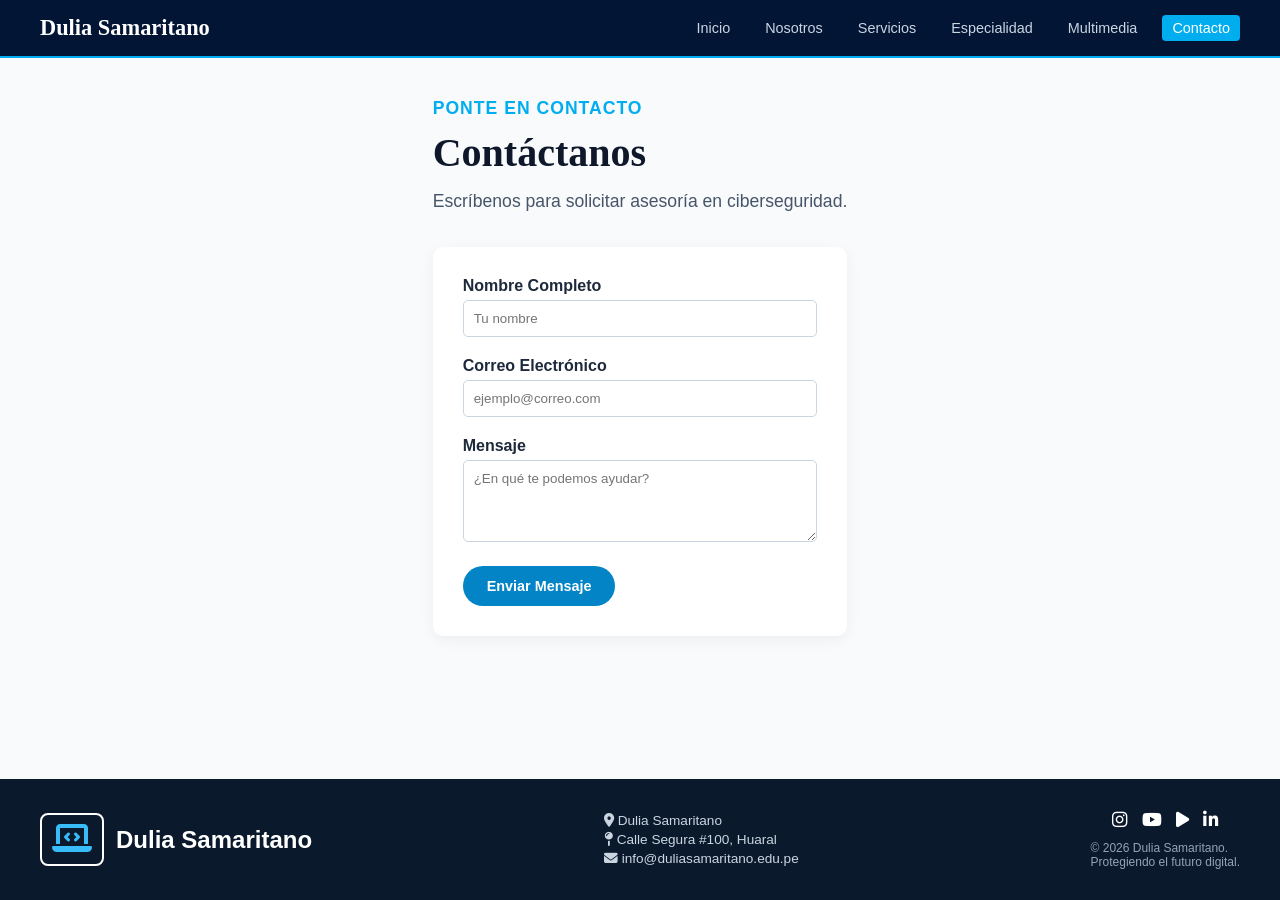
<file: contacto.html>
<!DOCTYPE html>
<html lang="es">
<head>
    <meta charset="UTF-8">
    <meta name="viewport" content="width=device-width, initial-scale=1.0">
    <title>Dulia Samaritano - Contacto</title>
    <link rel="stylesheet" href="https://cdnjs.cloudflare.com/ajax/libs/font-awesome/6.4.0/css/all.min.css">
    <link rel="stylesheet" href="style.css">
</head>
<body>

    <nav class="navbar">
        <div class="nav-container">
            <a href="index.html" class="nav-logo">Dulia Samaritano</a>
            <ul class="nav-menu">
                <li><a href="index.html">Inicio</a></li>
                <li><a href="nosotros.html">Nosotros</a></li>
                <li><a href="servicios.html">Servicios</a></li>
                <li><a href="especialidad.html">Especialidad</a></li>
                <li><a href="multimedia.html">Multimedia</a></li>
                <li><a href="contacto.html" class="active">Contacto</a></li>
            </ul>
        </div>
    </nav>

    <main class="container">
        <span class="section-tag">PONTE EN CONTACTO</span>
        <h2 class="section-title">Contáctanos</h2>
        <p class="section-description">Escríbenos para solicitar asesoría en ciberseguridad.</p>

        <form class="contact-form">
            <div class="form-group">
                <label for="nombre">Nombre Completo</label>
                <input type="text" id="nombre" placeholder="Tu nombre">
            </div>
            <div class="form-group">
                <label for="email">Correo Electrónico</label>
                <input type="email" id="email" placeholder="ejemplo@correo.com">
            </div>
            <div class="form-group">
                <label for="mensaje">Mensaje</label>
                <textarea id="mensaje" rows="4" placeholder="¿En qué te podemos ayudar?"></textarea>
            </div>
            <button type="submit" class="btn btn-primary" style="border:none; cursor:pointer;">Enviar Mensaje</button>
        </form>
    </main>

    <footer class="footer">
        <div class="footer-container">
            <div class="footer-brand">
                <div class="logo-icon"><i class="fa-solid fa-laptop-code"></i></div>
                <h2>Dulia Samaritano</h2>
            </div>
            <div class="footer-contact">
                <p><i class="fa-solid fa-location-dot"></i> Dulia Samaritano</p>
                <p><i class="fa-solid fa-map-pin"></i> Calle Segura #100, Huaral</p>
                <p><i class="fa-solid fa-envelope"></i> info@duliasamaritano.edu.pe</p>
            </div>
            <div class="footer-social-copy">
                <div class="social-icons">
                    <a href="#"><i class="fa-brands fa-instagram"></i></a>
                    <a href="#"><i class="fa-brands fa-youtube"></i></a>
                    <a href="#"><i class="fa-solid fa-play"></i></a>
                    <a href="#"><i class="fa-brands fa-linkedin-in"></i></a>
                </div>
                <p class="copyright">© 2026 Dulia Samaritano.<br>Protegiendo el futuro digital.</p>
            </div>
        </div>
    </footer>

</body>
</html>
</file>
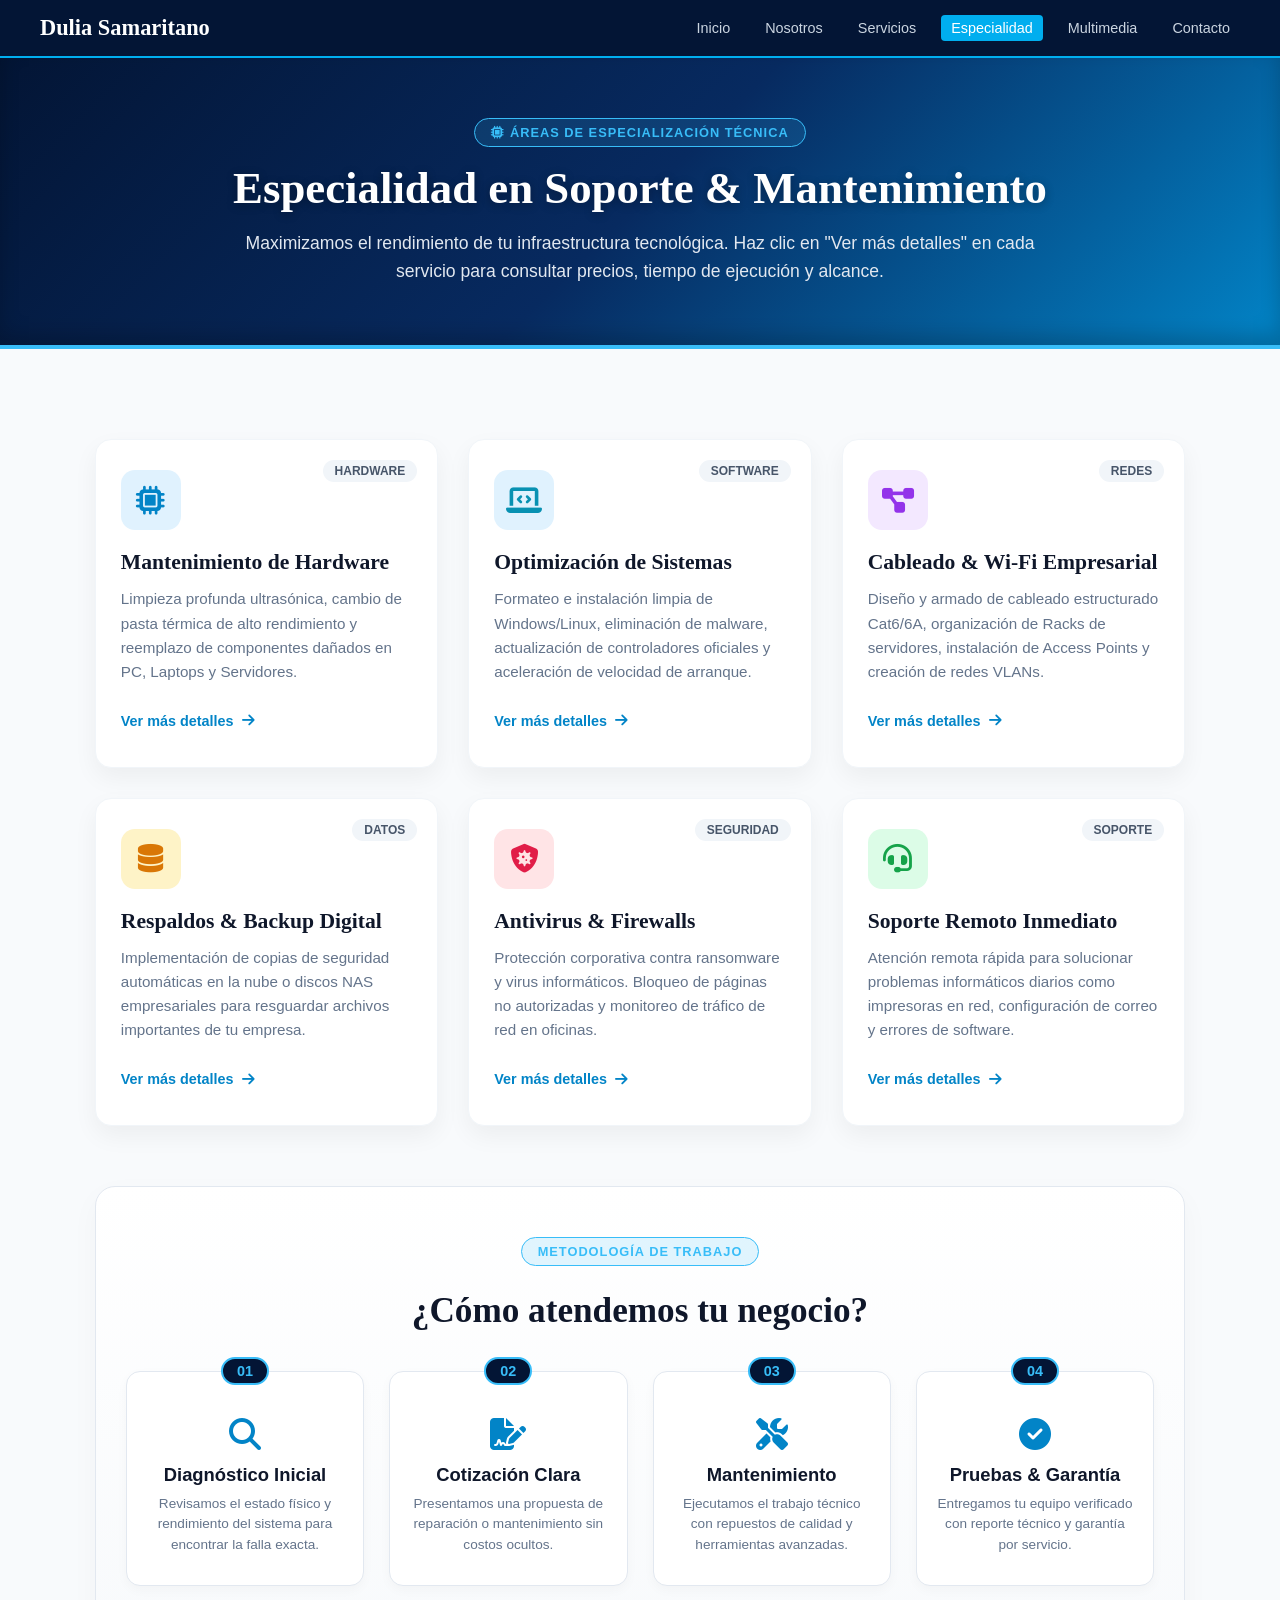
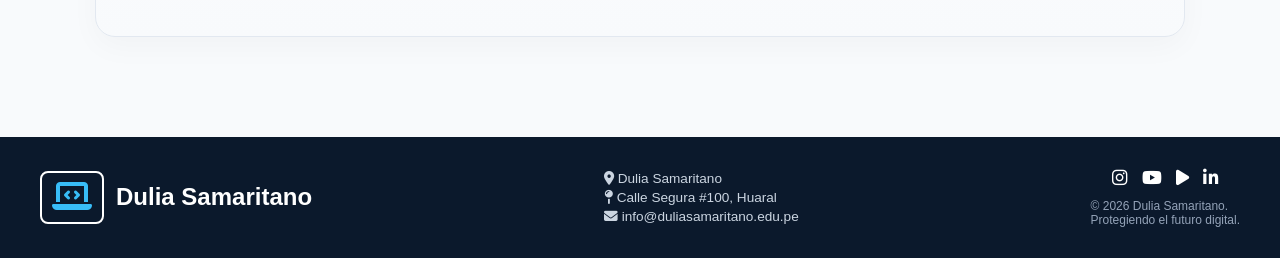
<file: especialidad.html>
<!DOCTYPE html>
<html lang="es">
<head>
    <meta charset="UTF-8">
    <meta name="viewport" content="width=device-width, initial-scale=1.0">
    <title>Dulia Samaritano - Especialidad</title>
    <!-- Iconos FontAwesome -->
    <link rel="stylesheet" href="https://cdnjs.cloudflare.com/ajax/libs/font-awesome/6.4.0/css/all.min.css">
    <!-- Hoja de Estilos -->
    <link rel="stylesheet" href="style.css">
</head>
<body>

    <!-- MENÚ DE NAVEGACIÓN -->
    <nav class="navbar">
        <div class="nav-container">
            <a href="index.html" class="nav-logo">Dulia Samaritano</a>
            <ul class="nav-menu">
                <li><a href="index.html">Inicio</a></li>
                <li><a href="nosotros.html">Nosotros</a></li>
                <li><a href="servicios.html">Servicios</a></li>
                <li><a href="especialidad.html" class="active">Especialidad</a></li>
                <li><a href="multimedia.html">Multimedia</a></li>
                <li><a href="contacto.html">Contacto</a></li>
            </ul>
        </div>
    </nav>

    <!-- BANNER DE ESPECIALIDAD -->
    <header class="spec-hero">
        <div class="spec-hero-content">
            <span class="badge-tag"><i class="fa-solid fa-microchip"></i> ÁREAS DE ESPECIALIZACIÓN TÉCNICA</span>
            <h1 class="spec-hero-title">Especialidad en Soporte & Mantenimiento</h1>
            <p class="spec-hero-desc">
                Maximizamos el rendimiento de tu infraestructura tecnológica. Haz clic en "Ver más detalles" en cada servicio para consultar precios, tiempo de ejecución y alcance.
            </p>
        </div>
    </header>

    <!-- CONTENIDO PRINCIPAL -->
    <main class="container">

        <!-- TARJETAS CON BOTONES INTERACTIVOS -->
        <section class="spec-grid">
            
            <!-- Card 1 -->
            <div class="spec-card card-glow-blue">
                <div class="spec-badge">Hardware</div>
                <div class="spec-icon-box">
                    <i class="fa-solid fa-microchip"></i>
                </div>
                <h3>Mantenimiento de Hardware</h3>
                <p>Limpieza profunda ultrasónica, cambio de pasta térmica de alto rendimiento y reemplazo de componentes dañados en PC, Laptops y Servidores.</p>
                <button class="btn-detail" onclick="openModal('m-hardware')">Ver más detalles <i class="fa-solid fa-arrow-right"></i></button>
            </div>

            <!-- Card 2 -->
            <div class="spec-card card-glow-cyan">
                <div class="spec-badge">Software</div>
                <div class="spec-icon-box">
                    <i class="fa-solid fa-laptop-code"></i>
                </div>
                <h3>Optimización de Sistemas</h3>
                <p>Formateo e instalación limpia de Windows/Linux, eliminación de malware, actualización de controladores oficiales y aceleración de velocidad de arranque.</p>
                <button class="btn-detail" onclick="openModal('m-software')">Ver más detalles <i class="fa-solid fa-arrow-right"></i></button>
            </div>

            <!-- Card 3 -->
            <div class="spec-card card-glow-purple">
                <div class="spec-badge">Redes</div>
                <div class="spec-icon-box">
                    <i class="fa-solid fa-diagram-project"></i>
                </div>
                <h3>Cableado & Wi-Fi Empresarial</h3>
                <p>Diseño y armado de cableado estructurado Cat6/6A, organización de Racks de servidores, instalación de Access Points y creación de redes VLANs.</p>
                <button class="btn-detail" onclick="openModal('m-redes')">Ver más detalles <i class="fa-solid fa-arrow-right"></i></button>
            </div>

            <!-- Card 4 -->
            <div class="spec-card card-glow-amber">
                <div class="spec-badge">Datos</div>
                <div class="spec-icon-box">
                    <i class="fa-solid fa-database"></i>
                </div>
                <h3>Respaldos & Backup Digital</h3>
                <p>Implementación de copias de seguridad automáticas en la nube o discos NAS empresariales para resguardar archivos importantes de tu empresa.</p>
                <button class="btn-detail" onclick="openModal('m-backup')">Ver más detalles <i class="fa-solid fa-arrow-right"></i></button>
            </div>

            <!-- Card 5 -->
            <div class="spec-card card-glow-red">
                <div class="spec-badge">Seguridad</div>
                <div class="spec-icon-box">
                    <i class="fa-solid fa-shield-virus"></i>
                </div>
                <h3>Antivirus & Firewalls</h3>
                <p>Protección corporativa contra ransomware y virus informáticos. Bloqueo de páginas no autorizadas y monitoreo de tráfico de red en oficinas.</p>
                <button class="btn-detail" onclick="openModal('m-seguridad')">Ver más detalles <i class="fa-solid fa-arrow-right"></i></button>
            </div>

            <!-- Card 6 -->
            <div class="spec-card card-glow-green">
                <div class="spec-badge">Soporte</div>
                <div class="spec-icon-box">
                    <i class="fa-solid fa-headset"></i>
                </div>
                <h3>Soporte Remoto Inmediato</h3>
                <p>Atención remota rápida para solucionar problemas informáticos diarios como impresoras en red, configuración de correo y errores de software.</p>
                <button class="btn-detail" onclick="openModal('m-soporte')">Ver más detalles <i class="fa-solid fa-arrow-right"></i></button>
            </div>

        </section>

        <!-- METODOLOGÍA DE TRABAJO -->
        <section class="process-section">
            <div class="process-header">
                <span class="badge-tag">METODOLOGÍA DE TRABAJO</span>
                <h2 class="process-title">¿Cómo atendemos tu negocio?</h2>
            </div>
            
            <div class="process-steps">
                <div class="step-card">
                    <div class="step-number">01</div>
                    <div class="step-icon"><i class="fa-solid fa-magnifying-glass"></i></div>
                    <h4>Diagnóstico Inicial</h4>
                    <p>Revisamos el estado físico y rendimiento del sistema para encontrar la falla exacta.</p>
                </div>
                <div class="step-card">
                    <div class="step-number">02</div>
                    <div class="step-icon"><i class="fa-solid fa-file-signature"></i></div>
                    <h4>Cotización Clara</h4>
                    <p>Presentamos una propuesta de reparación o mantenimiento sin costos ocultos.</p>
                </div>
                <div class="step-card">
                    <div class="step-number">03</div>
                    <div class="step-icon"><i class="fa-solid fa-screwdriver-wrench"></i></div>
                    <h4>Mantenimiento</h4>
                    <p>Ejecutamos el trabajo técnico con repuestos de calidad y herramientas avanzadas.</p>
                </div>
                <div class="step-card">
                    <div class="step-number">04</div>
                    <div class="step-icon"><i class="fa-solid fa-circle-check"></i></div>
                    <h4>Pruebas & Garantía</h4>
                    <p>Entregamos tu equipo verificado con reporte técnico y garantía por servicio.</p>
                </div>
            </div>
        </section>

    </main>

    <!-- VENTANA POPUP / MODAL PARA DETALLES -->
    <div id="modal-container" class="modal-overlay">
        <div class="modal-box">
            <button class="modal-close" onclick="closeModal()">&times;</button>
            <div id="modal-content"></div>
        </div>
    </div>

    <!-- PIE DE PÁGINA / FOOTER -->
    <footer class="footer">
        <div class="footer-container">
            <div class="footer-brand">
                <div class="logo-icon"><i class="fa-solid fa-laptop-code"></i></div>
                <h2>Dulia Samaritano</h2>
            </div>
            <div class="footer-contact">
                <p><i class="fa-solid fa-location-dot"></i> Dulia Samaritano</p>
                <p><i class="fa-solid fa-map-pin"></i> Calle Segura #100, Huaral</p>
                <p><i class="fa-solid fa-envelope"></i> info@duliasamaritano.edu.pe</p>
            </div>
            <div class="footer-social-copy">
                <div class="social-icons">
                    <a href="#"><i class="fa-brands fa-instagram"></i></a>
                    <a href="#"><i class="fa-brands fa-youtube"></i></a>
                    <a href="#"><i class="fa-solid fa-play"></i></a>
                    <a href="#"><i class="fa-brands fa-linkedin-in"></i></a>
                </div>
                <p class="copyright">© 2026 Dulia Samaritano.<br>Protegiendo el futuro digital.</p>
            </div>
        </div>
    </footer>

    <!-- SCRIPT JAVASCRIPT PARA INTERACCIÓN -->
    <script>
        const detailsData = {
            'm-hardware': {
                title: 'Mantenimiento de Hardware',
                icon: 'fa-microchip',
                desc: 'Servicio técnico especializado para preservar la vida útil de tus equipos informáticos y evitar fallas críticas por recalentamiento.',
                features: [
                    'Limpieza profunda interna y soplado de polvo.',
                    'Cambio de pasta térmica de alta conductividad.',
                    'Revisión y prueba de fuentes de poder, discos y memoria RAM.',
                    'Reparación de bisagras y cambio de pantallas de laptop.'
                ],
                time: '2 a 4 horas por equipo',
                warranty: '3 meses de garantía técnica'
            },
            'm-software': {
                title: 'Optimización de Sistemas Lógicos',
                icon: 'fa-laptop-code',
                desc: 'Aceleramos tus computadoras lento formateando de manera limpia o desinstalando programas pesados e innecesarios.',
                features: [
                    'Instalación de Windows 10/11 o Linux Licenciado.',
                    'Limpieza completa de virus, spyware y troyanos.',
                    'Instalación de utilitarios (Office, PDF, compresión).',
                    'Aceleración de inicio y actualización de controladores.'
                ],
                time: '1 a 3 horas por equipo',
                warranty: 'Soporte continuo de 30 días'
            },
            'm-redes': {
                title: 'Cableado Estructurado & Wi-Fi',
                icon: 'fa-diagram-project',
                desc: 'Mejoramos la velocidad de internet de tu negocio organizando los cables y configurando puntos de acceso inalámbricos.',
                features: [
                    'Cableado Cat6 y Cat6A con conectores RJ45 apantallados.',
                    'Organización, peinado y etiquetado en Racks de red.',
                    'Configuración de Routers Mikrotik / Cisco y VLANs.',
                    'Eliminación de zonas muertas de Wi-Fi con Access Points.'
                ],
                time: 'Según el tamaño del local/oficina',
                warranty: '6 meses de garantía en instalación'
            },
            'm-backup': {
                title: 'Respaldos & Copias de Seguridad',
                icon: 'fa-database',
                desc: 'Protegemos la información contable, facturas e historial de tu negocio frente a perdidas o ataques de ransomware.',
                features: [
                    'Sincronización automática de carpetas clave a la nube.',
                    'Configuración de servidor NAS de respaldo local.',
                    'Recuperación de datos de discos formateados o dañados.',
                    'Encriptación de seguridad para datos confidenciales.'
                ],
                time: 'Configuración inicial en 24 horas',
                warranty: 'Monitoreo diario de backups'
            },
            'm-seguridad': {
                title: 'Antivirus Corporativo & Firewalls',
                icon: 'fa-shield-virus',
                desc: 'Blindamos las computadoras de tu empresa para prevenir robos de contraseñas e intrusiones externas.',
                features: [
                    'Antivirus centralizado empresarial con consola de mando.',
                    'Bloqueo de sitios web peligrosos o redes sociales en hora de trabajo.',
                    'Configuración de Firewall de red para protección perimetral.',
                    'Análisis semanal de amenazas en tiempo real.'
                ],
                time: 'Instalación en 1 día hábil',
                warranty: 'Licencia activa con soporte'
            },
            'm-soporte': {
                title: 'Soporte Técnico Remoto 24/7',
                icon: 'fa-headset',
                desc: 'Solucionamos tus problemas técnicos sin necesidad de mover el equipo de tu escritorio.',
                features: [
                    'Asistencia rápida a través de AnyDesk o TeamViewer.',
                    'Configuración de impresoras y escáneres compartidos.',
                    'Asistencia en correo corporativo Outlook / Gmail.',
                    'Resolución de errores de programas de facturación o ventas.'
                ],
                time: 'Atención inmediata en menos de 15 minutos',
                warranty: 'Atención personalizada'
            }
        };

        function openModal(key) {
            const data = detailsData[key];
            if(!data) return;

            let listHTML = '';
            data.features.forEach(f => {
                listHTML += `<li><i class="fa-solid fa-check-circle"></i> ${f}</li>`;
            });

            const content = `
                <div class="modal-header">
                    <i class="fa-solid ${data.icon} modal-icon"></i>
                    <h2>${data.title}</h2>
                </div>
                <p class="modal-desc">${data.desc}</p>
                <div class="modal-details">
                    <h4><i class="fa-solid fa-list-check"></i> ¿Qué incluye el servicio?</h4>
                    <ul class="modal-list">${listHTML}</ul>
                    <div class="modal-info-pills">
                        <span><i class="fa-solid fa-clock"></i> <strong>Tiempo est.:</strong> ${data.time}</span>
                        <span><i class="fa-solid fa-shield"></i> <strong>Garantía:</strong> ${data.warranty}</span>
                    </div>
                </div>
                <a href="contacto.html" class="btn btn-primary modal-btn">Solicitar este servicio <i class="fa-solid fa-paper-plane"></i></a>
            `;

            document.getElementById('modal-content').innerHTML = content;
            document.getElementById('modal-container').classList.add('active');
        }

        function closeModal() {
            document.getElementById('modal-container').classList.remove('active');
        }

        // Cerrar al hacer clic fuera de la caja
        window.onclick = function(event) {
            const modal = document.getElementById('modal-container');
            if (event.target === modal) {
                closeModal();
            }
        }
    </script>

</body>
</html>
</file>
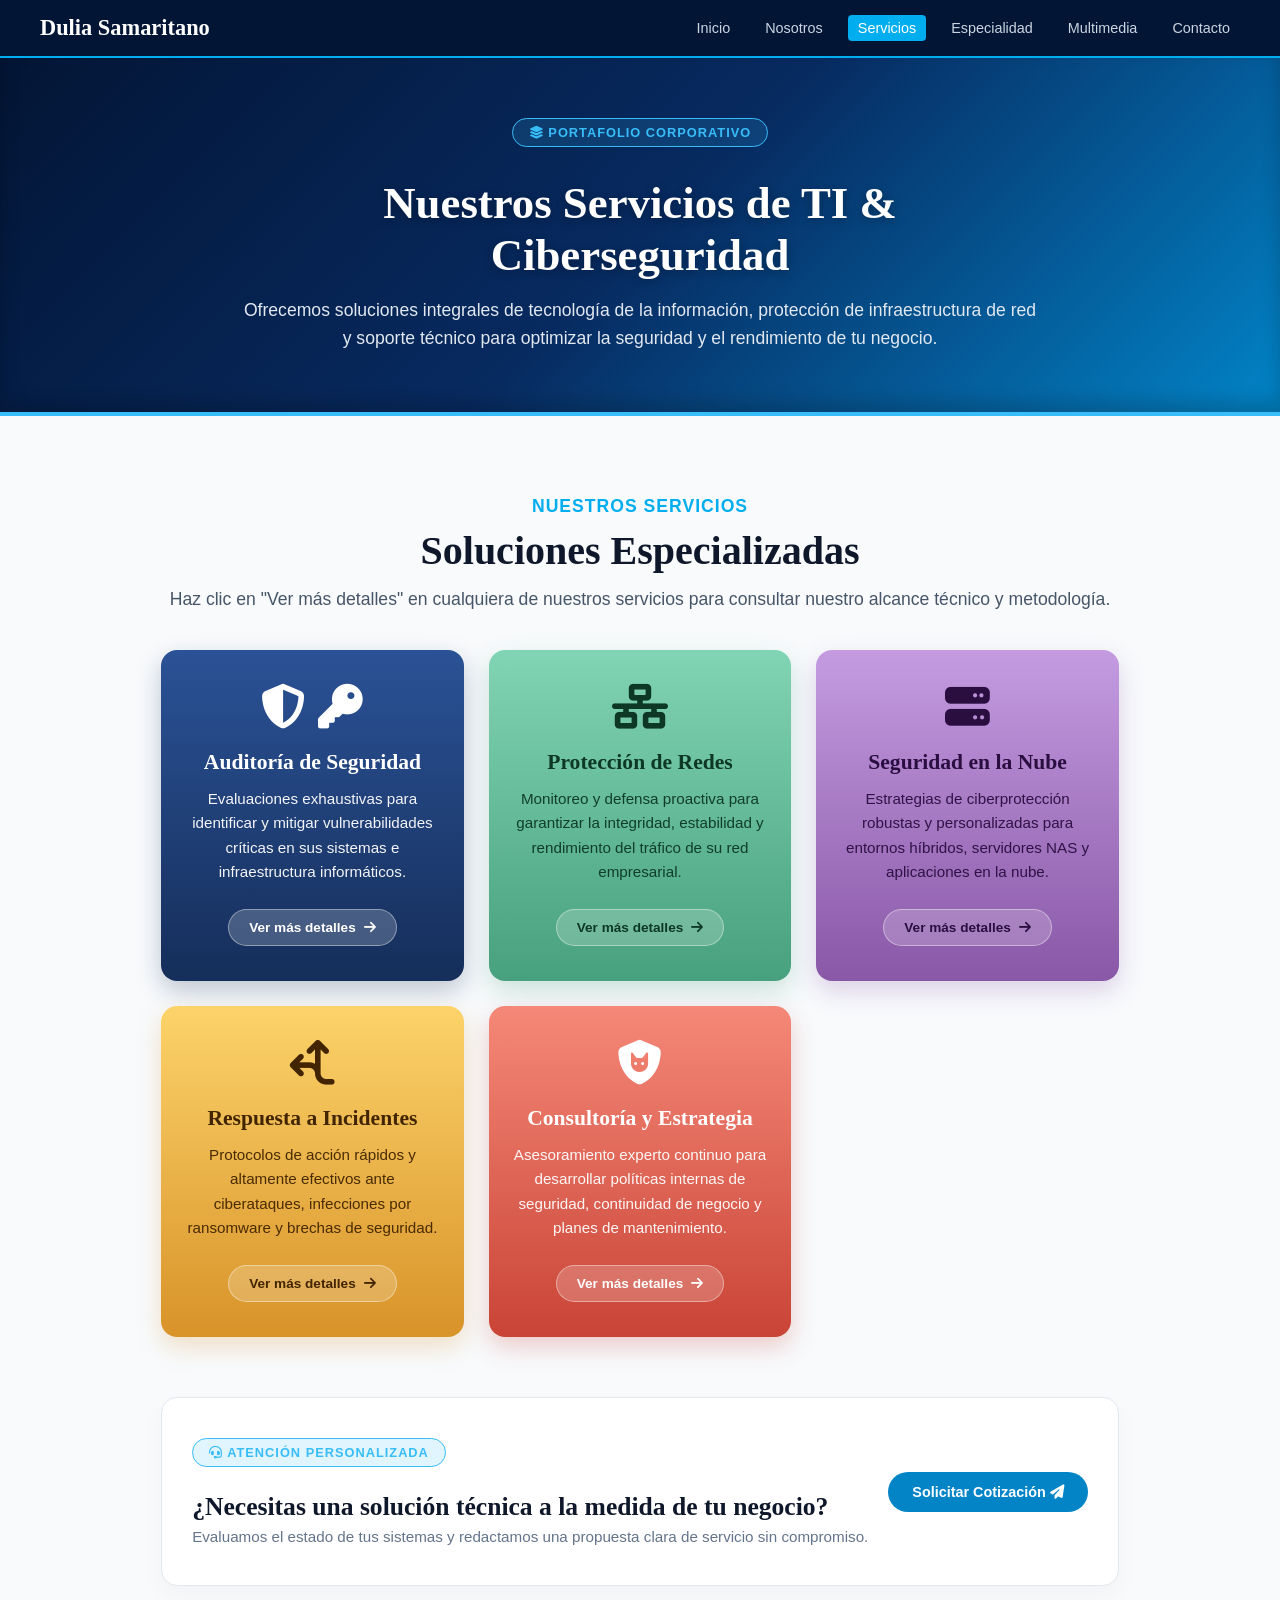
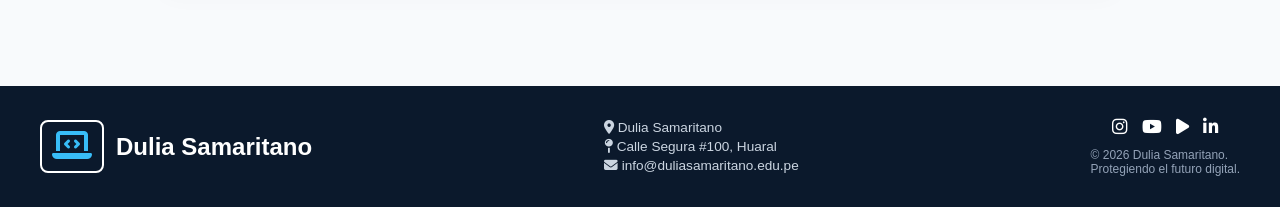
<file: servicios.html>
<!DOCTYPE html>
<html lang="es">
<head>
    <meta charset="UTF-8">
    <meta name="viewport" content="width=device-width, initial-scale=1.0">
    <title>Dulia Samaritano - Servicios</title>
    <!-- Iconos FontAwesome -->
    <link rel="stylesheet" href="https://cdnjs.cloudflare.com/ajax/libs/font-awesome/6.4.0/css/all.min.css">
    <!-- Hoja de Estilos -->
    <link rel="stylesheet" href="style.css">
</head>
<body>

    <!-- MENÚ DE NAVEGACIÓN -->
    <nav class="navbar">
        <div class="nav-container">
            <a href="index.html" class="nav-logo">Dulia Samaritano</a>
            <ul class="nav-menu">
                <li><a href="index.html">Inicio</a></li>
                <li><a href="nosotros.html">Nosotros</a></li>
                <li><a href="servicios.html" class="active">Servicios</a></li>
                <li><a href="especialidad.html">Especialidad</a></li>
                <li><a href="multimedia.html">Multimedia</a></li>
                <li><a href="contacto.html">Contacto</a></li>
            </ul>
        </div>
    </nav>

    <!-- BANNER HERO SUPERIOR DE SERVICIOS -->
    <header class="services-hero">
        <div class="services-hero-content">
            <span class="badge-tag"><i class="fa-solid fa-layer-group"></i> PORTAFOLIO CORPORATIVO</span>
            <h1 class="services-hero-title">Nuestros Servicios de TI & Ciberseguridad</h1>
            <p class="services-hero-desc">
                Ofrecemos soluciones integrales de tecnología de la información, protección de infraestructura de red y soporte técnico para optimizar la seguridad y el rendimiento de tu negocio.
            </p>
        </div>
    </header>

    <!-- CONTENIDO PRINCIPAL -->
    <main class="container">

        <!-- ENCABEZADO DE SECCIÓN -->
        <div class="services-header-text">
            <span class="section-tag">NUESTROS SERVICIOS</span>
            <h2 class="section-title">Soluciones Especializadas</h2>
            <p class="section-description">
                Haz clic en "Ver más detalles" en cualquiera de nuestros servicios para consultar nuestro alcance técnico y metodología.
            </p>
        </div>

        <!-- TARJETAS DE SERVICIOS CON DISEÑO PREMIUM -->
        <div class="cards-grid">
            
            <!-- Card 1: Auditoría de Seguridad -->
            <div class="card card-blue">
                <div class="card-icon-box">
                    <i class="fa-solid fa-shield-halved"></i>
                    <i class="fa-solid fa-key"></i>
                </div>
                <h3>Auditoría de Seguridad</h3>
                <p>Evaluaciones exhaustivas para identificar y mitigar vulnerabilidades críticas en sus sistemas e infraestructura informáticos.</p>
                <button class="btn-service-detail" onclick="openServiceModal('s-auditoria')">Ver más detalles <i class="fa-solid fa-arrow-right"></i></button>
            </div>

            <!-- Card 2: Protección de Redes -->
            <div class="card card-green">
                <div class="card-icon-box">
                    <i class="fa-solid fa-network-wired"></i>
                </div>
                <h3>Protección de Redes</h3>
                <p>Monitoreo y defensa proactiva para garantizar la integridad, estabilidad y rendimiento del tráfico de su red empresarial.</p>
                <button class="btn-service-detail" onclick="openServiceModal('s-redes')">Ver más detalles <i class="fa-solid fa-arrow-right"></i></button>
            </div>

            <!-- Card 3: Seguridad en la Nube -->
            <div class="card card-purple">
                <div class="card-icon-box">
                    <i class="fa-solid fa-server"></i>
                </div>
                <h3>Seguridad en la Nube</h3>
                <p>Estrategias de ciberprotección robustas y personalizadas para entornos híbridos, servidores NAS y aplicaciones en la nube.</p>
                <button class="btn-service-detail" onclick="openServiceModal('s-nube')">Ver más detalles <i class="fa-solid fa-arrow-right"></i></button>
            </div>

            <!-- Card 4: Respuesta a Incidentes -->
            <div class="card card-amber">
                <div class="card-icon-box">
                    <i class="fa-solid fa-arrows-split-up-and-left"></i>
                </div>
                <h3>Respuesta a Incidentes</h3>
                <p>Protocolos de acción rápidos y altamente efectivos ante ciberataques, infecciones por ransomware y brechas de seguridad.</p>
                <button class="btn-service-detail" onclick="openServiceModal('s-incidentes')">Ver más detalles <i class="fa-solid fa-arrow-right"></i></button>
            </div>

            <!-- Card 5: Consultoría y Estrategia -->
            <div class="card card-red">
                <div class="card-icon-box">
                    <i class="fa-solid fa-shield-cat"></i>
                </div>
                <h3>Consultoría y Estrategia</h3>
                <p>Asesoramiento experto continuo para desarrollar políticas internas de seguridad, continuidad de negocio y planes de mantenimiento.</p>
                <button class="btn-service-detail" onclick="openServiceModal('s-consultoria')">Ver más detalles <i class="fa-solid fa-arrow-right"></i></button>
            </div>

        </div>

        <!-- SECCIÓN DE ATENCIÓN DIRECTA Y COTIZACIÓN -->
        <section class="services-cta-box">
            <div class="cta-content">
                <span class="badge-tag"><i class="fa-solid fa-headset"></i> ATENCIÓN PERSONALIZADA</span>
                <h3>¿Necesitas una solución técnica a la medida de tu negocio?</h3>
                <p>Evaluamos el estado de tus sistemas y redactamos una propuesta clara de servicio sin compromiso.</p>
            </div>
            <a href="contacto.html" class="btn btn-primary cta-btn">Solicitar Cotización <i class="fa-solid fa-paper-plane"></i></a>
        </section>

    </main>

    <!-- VENTANA POPUP / MODAL PARA DETALLES DE SERVICIOS -->
    <div id="service-modal-container" class="modal-overlay">
        <div class="modal-box">
            <button class="modal-close" onclick="closeServiceModal()">&times;</button>
            <div id="service-modal-content"></div>
        </div>
    </div>

    <!-- PIE DE PÁGINA / FOOTER -->
    <footer class="footer">
        <div class="footer-container">
            <div class="footer-brand">
                <div class="logo-icon"><i class="fa-solid fa-laptop-code"></i></div>
                <h2>Dulia Samaritano</h2>
            </div>
            <div class="footer-contact">
                <p><i class="fa-solid fa-location-dot"></i> Dulia Samaritano</p>
                <p><i class="fa-solid fa-map-pin"></i> Calle Segura #100, Huaral</p>
                <p><i class="fa-solid fa-envelope"></i> info@duliasamaritano.edu.pe</p>
            </div>
            <div class="footer-social-copy">
                <div class="social-icons">
                    <a href="#"><i class="fa-brands fa-instagram"></i></a>
                    <a href="#"><i class="fa-brands fa-youtube"></i></a>
                    <a href="#"><i class="fa-solid fa-play"></i></a>
                    <a href="#"><i class="fa-brands fa-linkedin-in"></i></a>
                </div>
                <p class="copyright">© 2026 Dulia Samaritano.<br>Protegiendo el futuro digital.</p>
            </div>
        </div>
    </footer>

    <!-- SCRIPT DE INTERACCIÓN -->
    <script>
        const servicesData = {
            's-auditoria': {
                title: 'Auditoría de Seguridad',
                icon: 'fa-shield-halved',
                desc: 'Realizamos un diagnóstico exhaustivo de tus sistemas informáticos para detectar puntos vulnerables antes de que puedan ser explotados.',
                points: [
                    'Escaneo de vulnerabilidades en servidores y estaciones de trabajo.',
                    'Análisis de puertos de red abiertos y accesos no autorizados.',
                    'Pruebas de solidez en contraseñas y permisos de usuarios.',
                    'Informe técnico detallado con recomendaciones de corrección.'
                ]
            },
            's-redes': {
                title: 'Protección de Redes Empresariales',
                icon: 'fa-network-wired',
                desc: 'Aseguramos que el flujo de datos e internet en tus oficinas sea veloz, estable y protegido contra filtraciones.',
                points: [
                    'Configuración de Firewalls perimetrales de seguridad.',
                    'Segmentación de redes Wi-Fi (Red Administrativa vs Red Clientes).',
                    'Bloqueo de contenidos maliciosos o no laborales.',
                    'Monitoreo de tráfico sospechoso en tiempo real.'
                ]
            },
            's-nube': {
                title: 'Seguridad en la Nube',
                icon: 'fa-server',
                desc: 'Protegemos tus archivos, carpetas compartidas y respaldos almacenados en la nube o servidores NAS.',
                points: [
                    'Encriptación de datos sensibles para evitar fugas de información.',
                    'Gestión de accesos seguros con autenticación de doble factor (2FA).',
                    'Sincronización automatizada de copias de respaldo.',
                    'Protección contra pérdida de datos por fallas físicas de discos.'
                ]
            },
            's-incidentes': {
                title: 'Respuesta a Incidentes',
                icon: 'fa-arrows-split-up-and-left',
                desc: 'Brindamos contención y recuperación rápida ante ciberataques, bloqueos de sistema o infecciones de virus.',
                points: [
                    'Aislamiento preventivo de equipos comprometidos.',
                    'Eliminación de agentes maliciosos y desinfección de discos.',
                    'Restauración de copias de seguridad de archivos clave.',
                    'Análisis forense inicial para determinar la causa del fallo.'
                ]
            },
            's-consultoria': {
                title: 'Consultoría y Estrategia',
                icon: 'fa-shield-cat',
                desc: 'Acompañamiento continuo a gerentes y administradores para diseñar planes de mantenimiento y seguridad acordes a su presupuesto.',
                points: [
                    'Diseño de políticas de uso adecuado de computadoras en la empresa.',
                    'Planes de contingencia y continuidad operativa del negocio.',
                    'Asesoría en la compra y renovación de equipos de cómputo.',
                    'Supervisión y control periódico de estándares de TI.'
                ]
            }
        };

        function openServiceModal(key) {
            const data = servicesData[key];
            if(!data) return;

            let pointsHTML = '';
            data.points.forEach(p => {
                pointsHTML += `<li><i class="fa-solid fa-circle-check"></i> ${p}</li>`;
            });

            const content = `
                <div class="modal-header">
                    <i class="fa-solid ${data.icon} modal-icon"></i>
                    <h2>${data.title}</h2>
                </div>
                <p class="modal-desc">${data.desc}</p>
                <div class="modal-details">
                    <h4><i class="fa-solid fa-list-check"></i> Alcance del Servicio:</h4>
                    <ul class="modal-list">${pointsHTML}</ul>
                </div>
                <a href="contacto.html" class="btn btn-primary modal-btn">Cotizar este Servicio <i class="fa-solid fa-paper-plane"></i></a>
            `;

            document.getElementById('service-modal-content').innerHTML = content;
            document.getElementById('service-modal-container').classList.add('active');
        }

        function closeServiceModal() {
            document.getElementById('service-modal-container').classList.remove('active');
        }

        window.onclick = function(event) {
            const modal = document.getElementById('service-modal-container');
            if (event.target === modal) {
                closeServiceModal();
            }
        }
    </script>

</body>
</html>
</file>
<file: style.css>
/* ESTILOS GENERALES Y NAVEGACIÓN */
* {
    margin: 0;
    padding: 0;
    box-sizing: border-box;
    font-family: 'Segoe UI', Tahoma, Geneva, Verdana, sans-serif;
}

body {
    background-color: #f8fafc;
    color: #1e293b;
    display: flex;
    flex-direction: column;
    min-height: 100vh;
}

/* NAVEGACIÓN / MENÚ */
.navbar {
    background-color: #031535;
    padding: 15px 20px;
    border-bottom: 2px solid #00aeef;
    position: sticky;
    top: 0;
    z-index: 1000;
}

.nav-container {
    max-width: 1200px;
    margin: 0 auto;
    display: flex;
    justify-content: space-between;
    align-items: center;
    flex-wrap: wrap;
}

.nav-logo {
    color: #ffffff;
    font-size: 1.4rem;
    font-weight: 700;
    text-decoration: none;
    font-family: Georgia, 'Times New Roman', serif;
}

.nav-menu {
    display: flex;
    list-style: none;
    gap: 15px;
    flex-wrap: wrap;
}

.nav-menu a {
    color: #cbd5e1;
    text-decoration: none;
    font-size: 0.9rem;
    font-weight: 500;
    padding: 5px 10px;
    border-radius: 4px;
    transition: all 0.3s;
}

.nav-menu a:hover, .nav-menu a.active {
    color: #ffffff;
    background-color: #00aeef;
}

/* HERO BANNER DE INICIO */
.hero-banner {
    background: linear-gradient(135deg, #031535 0%, #072a60 50%, #0a3d82 100%);
    color: #ffffff;
    padding: 50px 20px;
    border-bottom: 4px solid #00aeef;
}

.hero-content {
    max-width: 1200px;
    margin: 0 auto;
    display: flex;
    flex-direction: column;
    gap: 30px;
}

@media (min-width: 768px) {
    .hero-content {
        flex-direction: row;
        align-items: center;
        justify-content: space-between;
    }
}

.hero-text {
    flex: 1;
}

.sub-title {
    font-size: 0.85rem;
    font-weight: 700;
    letter-spacing: 2px;
    color: #38bdf8;
    text-transform: uppercase;
}

.brand-title {
    font-family: Georgia, 'Times New Roman', serif;
    font-size: 3rem;
    line-height: 1.1;
    margin: 15px 0;
}

.hero-description {
    font-size: 1rem;
    line-height: 1.5;
    color: #cbd5e1;
    margin-bottom: 25px;
}

.hero-buttons {
    display: flex;
    gap: 15px;
    flex-wrap: wrap;
}

.btn {
    text-decoration: none;
    padding: 12px 24px;
    border-radius: 25px;
    font-size: 0.9rem;
    font-weight: 600;
    transition: all 0.3s;
}

.btn-primary {
    background-color: #0284c7;
    color: #ffffff;
}

.btn-primary:hover {
    background-color: #0369a1;
}

.btn-outline {
    border: 1.5px solid #64748b;
    color: #ffffff;
    background: rgba(255, 255, 255, 0.05);
}

.btn-outline:hover {
    border-color: #ffffff;
    background: rgba(255, 255, 255, 0.2);
}

.hero-image {
    flex: 1;
    max-width: 500px;
    width: 100%;
}

.hero-image img {
    width: 100%;
    height: 280px;
    object-fit: cover;
    border-radius: 8px;
    box-shadow: 0 10px 25px rgba(0, 0, 0, 0.5);
}

/* SECCIÓN CONTENEDOR COMÚN */
.container {
    max-width: 1200px;
    margin: 40px auto;
    padding: 0 20px;
    flex: 1;
}

.section-tag {
    color: #00aeef;
    font-weight: 800;
    font-size: 1.1rem;
    letter-spacing: 1px;
    display: block;
    margin-bottom: 10px;
    text-transform: uppercase;
}

.section-title {
    font-family: Georgia, 'Times New Roman', serif;
    font-size: 2.5rem;
    color: #0f172a;
    margin-bottom: 15px;
}

.section-description {
    font-size: 1.1rem;
    color: #475569;
    margin-bottom: 35px;
}

/* GRID Y TARJETAS DE SERVICIOS */
.cards-grid {
    display: grid;
    grid-template-columns: repeat(auto-fit, minmax(220px, 1fr));
    gap: 15px;
}

.card {
    border-radius: 12px;
    padding: 25px 15px;
    text-align: center;
    color: #ffffff;
    box-shadow: 0 4px 10px rgba(0, 0, 0, 0.1);
    display: flex;
    flex-direction: column;
    align-items: center;
    transition: transform 0.3s;
}

.card:hover {
    transform: translateY(-5px);
}

.card-icon {
    font-size: 2.5rem;
    margin-bottom: 15px;
    display: flex;
    gap: 8px;
}

.card h3 {
    font-size: 1.1rem;
    margin-bottom: 12px;
}

.card p {
    font-size: 0.85rem;
    line-height: 1.4;
}

/* COLORES DE TARJETAS (IGUAL A LA IMAGEN) */
.card-blue { background: linear-gradient(180deg, #3b6cb7 0%, #1e3c72 100%); border: 2px solid #5d8ad3; }
.card-green { background: linear-gradient(180deg, #a8e6cf 0%, #72c3a5 100%); color: #1a4332; border: 2px solid #b3f0d9; }
.card-purple { background: linear-gradient(180deg, #d6b4e8 0%, #a47bb9 100%); color: #381a4c; border: 2px solid #e2c6f3; }
.card-amber { background: linear-gradient(180deg, #fde28e 0%, #f3b552 100%); color: #4a3203; border: 2px solid #feeaad; }
.card-red { background: linear-gradient(180deg, #f8a599 0%, #e86a5d 100%); color: #58160f; border: 2px solid #fbbcb3; }

/* ESTILOS MULTIMEDIA */
.media-grid {
    display: grid;
    grid-template-columns: repeat(auto-fit, minmax(300px, 1fr));
    gap: 25px;
}

.media-card {
    background: #ffffff;
    border-radius: 10px;
    overflow: hidden;
    box-shadow: 0 4px 15px rgba(0,0,0,0.05);
}

.media-card video, .media-card img {
    width: 100%;
    height: 200px;
    object-fit: cover;
}

.media-info {
    padding: 15px;
}

/* FORMULARIO CONTACTO */
.contact-form {
    background: #ffffff;
    padding: 30px;
    border-radius: 10px;
    box-shadow: 0 4px 15px rgba(0,0,0,0.05);
    max-width: 600px;
}

.form-group {
    margin-bottom: 20px;
}

.form-group label {
    display: block;
    margin-bottom: 5px;
    font-weight: 600;
}

.form-group input, .form-group textarea {
    width: 100%;
    padding: 10px;
    border: 1px solid #cbd5e1;
    border-radius: 5px;
}

/* FOOTER */
.footer {
    background-color: #0b192c;
    color: #ffffff;
    padding: 30px 20px;
    margin-top: auto;
}

.footer-container {
    max-width: 1200px;
    margin: 0 auto;
    display: flex;
    flex-direction: column;
    gap: 20px;
    align-items: center;
    text-align: center;
}

@media (min-width: 768px) {
    .footer-container {
        flex-direction: row;
        justify-content: space-between;
        text-align: left;
    }
}

.footer-brand {
    display: flex;
    align-items: center;
    gap: 12px;
}

.logo-icon {
    font-size: 2rem;
    color: #38bdf8;
    border: 2px solid #ffffff;
    padding: 6px 10px;
    border-radius: 8px;
}

.footer-contact p {
    font-size: 0.85rem;
    color: #cbd5e1;
    margin: 4px 0;
}

.footer-social-copy {
    display: flex;
    flex-direction: column;
    align-items: center;
    gap: 10px;
}

.social-icons a {
    color: #ffffff;
    font-size: 1.1rem;
    margin: 0 5px;
}

.copyright {
    font-size: 0.75rem;
    color: #94a3b8;
}
/* AJUSTE Y TAMAÑO REDUCIDO DE IMAGEN EN NOSOTROS */
.history-image {
    flex: 1;
    display: flex;
    justify-content: center;
}

.history-image img {
    max-width: 380px;      /* Ancho máximo achicado */
    height: 240px;         /* Altura fija compacta */
    border-radius: 10px;
    object-fit: cover;
    box-shadow: 0 5px 15px rgba(0,0,0,0.1);
}
/* ===================================================
   NUEVOS ESTILOS VIBRANTES PARA ESPECIALIDAD
   =================================================== */

/* BANNER DE ESPECIALIDAD */
.spec-hero {
    background: linear-gradient(135deg, #031535 0%, #072a60 50%, #0284c7 100%);
    color: #ffffff;
    padding: 60px 20px;
    text-align: center;
    border-bottom: 4px solid #38bdf8;
    position: relative;
    box-shadow: inset 0 -10px 20px rgba(0, 0, 0, 0.2);
}

.spec-hero-content {
    max-width: 850px;
    margin: 0 auto;
}

.badge-tag {
    display: inline-block;
    background: rgba(56, 189, 248, 0.15);
    color: #38bdf8;
    border: 1px solid #38bdf8;
    padding: 6px 16px;
    border-radius: 20px;
    font-size: 0.8rem;
    font-weight: 700;
    letter-spacing: 1px;
    margin-bottom: 15px;
}

.spec-hero-title {
    font-family: Georgia, 'Times New Roman', serif;
    font-size: 2.8rem;
    margin-bottom: 15px;
    text-shadow: 0 2px 10px rgba(0,0,0,0.3);
}

.spec-hero-desc {
    font-size: 1.1rem;
    color: #e2e8f0;
    line-height: 1.6;
}

/* TARJETAS CON BRILLO Y ELEVACIÓN */
.spec-grid {
    display: grid;
    grid-template-columns: repeat(auto-fit, minmax(320px, 1fr));
    gap: 30px;
    margin: 50px 0;
}

.spec-card {
    background: #ffffff;
    border-radius: 16px;
    padding: 30px 25px;
    position: relative;
    box-shadow: 0 10px 25px rgba(0, 0, 0, 0.05);
    border: 1px solid #f1f5f9;
    transition: all 0.35s ease;
    display: flex;
    flex-direction: column;
}

.spec-card:hover {
    transform: translateY(-8px);
    box-shadow: 0 15px 35px rgba(2, 132, 199, 0.15);
}

/* BADGE FLOTANTE DE LA TARJETA */
.spec-badge {
    position: absolute;
    top: 20px;
    right: 20px;
    background: #f1f5f9;
    color: #475569;
    font-size: 0.75rem;
    font-weight: 700;
    padding: 4px 12px;
    border-radius: 12px;
    text-transform: uppercase;
}

/* ICONOS CON FONDOS DE COLOR */
.spec-icon-box {
    width: 60px;
    height: 60px;
    border-radius: 14px;
    display: flex;
    align-items: center;
    justify-content: center;
    font-size: 1.8rem;
    margin-bottom: 20px;
}

/* VARIACIONES DE COLORES DE TARJETAS */
.card-glow-blue .spec-icon-box { background: #e0f2fe; color: #0284c7; }
.card-glow-blue:hover { border-top: 4px solid #0284c7; }

.card-glow-cyan .spec-icon-box { background: #e0f2fe; color: #0891b2; }
.card-glow-cyan:hover { border-top: 4px solid #0891b2; }

.card-glow-purple .spec-icon-box { background: #f3e8ff; color: #9333ea; }
.card-glow-purple:hover { border-top: 4px solid #9333ea; }

.card-glow-amber .spec-icon-box { background: #fef3c7; color: #d97706; }
.card-glow-amber:hover { border-top: 4px solid #d97706; }

.card-glow-red .spec-icon-box { background: #ffe4e6; color: #e11d48; }
.card-glow-red:hover { border-top: 4px solid #e11d48; }

.card-glow-green .spec-icon-box { background: #dcfce7; color: #16a34a; }
.card-glow-green:hover { border-top: 4px solid #16a34a; }

.spec-card h3 {
    font-size: 1.35rem;
    color: #0f172a;
    margin-bottom: 12px;
    font-family: Georgia, 'Times New Roman', serif;
}

.spec-card p {
    font-size: 0.95rem;
    color: #64748b;
    line-height: 1.6;
    margin-bottom: 20px;
    flex: 1;
}

.card-footer-link {
    font-size: 0.85rem;
    font-weight: 700;
    color: #0284c7;
    display: flex;
    align-items: center;
    gap: 8px;
}

/* SECCIÓN PROCESO DE TRABAJO MEJORADA */
.process-section {
    background: linear-gradient(180deg, #ffffff 0%, #f8fafc 100%);
    border-radius: 20px;
    padding: 50px 30px;
    margin: 60px 0;
    border: 1px solid #e2e8f0;
    box-shadow: 0 10px 30px rgba(0,0,0,0.03);
}

.process-header {
    text-align: center;
    margin-bottom: 40px;
}

.process-title {
    font-size: 2.2rem;
    color: #0f172a;
    font-family: Georgia, 'Times New Roman', serif;
    margin-top: 10px;
}

.process-steps {
    display: grid;
    grid-template-columns: repeat(auto-fit, minmax(220px, 1fr));
    gap: 25px;
}

.step-card {
    background: #ffffff;
    padding: 30px 20px;
    border-radius: 14px;
    text-align: center;
    border: 1px solid #e2e8f0;
    position: relative;
    box-shadow: 0 4px 12px rgba(0,0,0,0.03);
    transition: transform 0.3s;
}

.step-card:hover {
    transform: translateY(-5px);
    border-color: #38bdf8;
}

.step-number {
    position: absolute;
    top: -15px;
    left: 50%;
    transform: translateX(-50%);
    background: #031535;
    color: #38bdf8;
    font-weight: 800;
    font-size: 0.9rem;
    padding: 4px 14px;
    border-radius: 20px;
    border: 2px solid #38bdf8;
}

.step-icon {
    font-size: 2rem;
    color: #0284c7;
    margin: 15px 0 10px 0;
}

.step-card h4 {
    font-size: 1.15rem;
    color: #0f172a;
    margin-bottom: 8px;
}

.step-card p {
    font-size: 0.85rem;
    color: #64748b;
    line-height: 1.5;
}
/* ===================================================
   ESTILOS PARA BOTÓN Y VENTANA EMERGENTE (MODAL)
   =================================================== */

/* BOTÓN VER MÁS DETALLES */
.btn-detail {
    background: transparent;
    border: none;
    color: #0284c7;
    font-size: 0.9rem;
    font-weight: 700;
    cursor: pointer;
    display: inline-flex;
    align-items: center;
    gap: 8px;
    padding: 8px 0;
    transition: color 0.3s, transform 0.2s;
    outline: none;
    text-align: left;
}

.btn-detail:hover {
    color: #0369a1;
    transform: translateX(5px);
}

/* FONDO DE LA VENTANA EMERGENTE */
.modal-overlay {
    position: fixed;
    top: 0;
    left: 0;
    width: 100%;
    height: 100%;
    background: rgba(3, 21, 53, 0.75);
    backdrop-filter: blur(4px);
    display: flex;
    justify-content: center;
    align-items: center;
    z-index: 2000;
    opacity: 0;
    visibility: hidden;
    transition: all 0.3s ease;
}

.modal-overlay.active {
    opacity: 1;
    visibility: visible;
}

/* CAJA DE LA VENTANA EMERGENTE */
.modal-box {
    background: #ffffff;
    width: 90%;
    max-width: 550px;
    border-radius: 16px;
    padding: 30px;
    position: relative;
    box-shadow: 0 20px 40px rgba(0,0,0,0.3);
    transform: translateY(-20px);
    transition: transform 0.3s ease;
}

.modal-overlay.active .modal-box {
    transform: translateY(0);
}

/* BOTÓN CERRAR (X) */
.modal-close {
    position: absolute;
    top: 15px;
    right: 20px;
    background: #f1f5f9;
    border: none;
    font-size: 1.8rem;
    color: #64748b;
    width: 36px;
    height: 36px;
    border-radius: 50%;
    cursor: pointer;
    display: flex;
    align-items: center;
    justify-content: center;
    transition: background 0.3s;
}

.modal-close:hover {
    background: #e2e8f0;
    color: #0f172a;
}

/* CONTENIDO DEL MODAL */
.modal-header {
    display: flex;
    align-items: center;
    gap: 15px;
    margin-bottom: 15px;
}

.modal-icon {
    font-size: 2rem;
    color: #0284c7;
    background: #e0f2fe;
    padding: 12px;
    border-radius: 12px;
}

.modal-header h2 {
    font-size: 1.5rem;
    color: #0f172a;
    font-family: Georgia, 'Times New Roman', serif;
}

.modal-desc {
    font-size: 0.95rem;
    color: #475569;
    line-height: 1.5;
    margin-bottom: 20px;
}

.modal-details h4 {
    font-size: 1.05rem;
    color: #0f172a;
    margin-bottom: 10px;
}

.modal-list {
    list-style: none;
    margin-bottom: 20px;
}

.modal-list li {
    font-size: 0.9rem;
    color: #334155;
    margin-bottom: 8px;
    display: flex;
    align-items: center;
    gap: 10px;
}

.modal-list li i {
    color: #0284c7;
}

.modal-info-pills {
    display: flex;
    flex-wrap: wrap;
    gap: 10px;
    margin-bottom: 25px;
}

.modal-info-pills span {
    background: #f8fafc;
    border: 1px solid #e2e8f0;
    padding: 6px 12px;
    border-radius: 8px;
    font-size: 0.82rem;
    color: #475569;
}

.modal-btn {
    display: inline-block;
    width: 100%;
    text-align: center;
}
/* ===================================================
   ESTILOS LLAMATIVOS Y PROFESIONALES PARA MULTIMEDIA
   =================================================== */

/* BANNER SUPERIOR MULTIMEDIA */
.media-hero {
    background: linear-gradient(135deg, #031535 0%, #072a60 50%, #0284c7 100%);
    color: #ffffff;
    padding: 60px 20px;
    text-align: center;
    border-bottom: 4px solid #38bdf8;
    box-shadow: inset 0 -10px 20px rgba(0, 0, 0, 0.2);
}

.media-hero-content {
    max-width: 800px;
    margin: 0 auto;
}

.media-hero-title {
    font-family: Georgia, 'Times New Roman', serif;
    font-size: 2.7rem;
    margin-bottom: 15px;
    text-shadow: 0 2px 10px rgba(0,0,0,0.3);
}

.media-hero-desc {
    font-size: 1.1rem;
    color: #cbd5e1;
    line-height: 1.6;
}

/* ENCABEZADO DE SECCIÓN */
.media-section-header {
    text-align: center;
    margin: 40px 0 30px 0;
}

.media-section-header h2 {
    font-size: 2rem;
    color: #0f172a;
    font-family: Georgia, 'Times New Roman', serif;
    margin-bottom: 8px;
}

.media-section-header p {
    font-size: 1rem;
    color: #64748b;
}

/* GRID DE TARJETAS MULTIMEDIA */
.media-grid {
    display: grid;
    grid-template-columns: repeat(auto-fit, minmax(280px, 1fr));
    gap: 30px;
    margin-bottom: 60px;
}

.media-card {
    background: #ffffff;
    border-radius: 16px;
    overflow: hidden;
    box-shadow: 0 10px 25px rgba(0, 0, 0, 0.05);
    border: 1px solid #f1f5f9;
    transition: transform 0.35s ease, box-shadow 0.35s ease;
    display: flex;
    flex-direction: column;
}

.media-card:hover {
    transform: translateY(-8px);
    box-shadow: 0 15px 35px rgba(2, 132, 199, 0.15);
}

/* CONTENEDOR DE IMAGEN Y ETIQUETA */
.media-img-container {
    position: relative;
    height: 210px;
    overflow: hidden;
}

.media-img-container img {
    width: 100%;
    height: 100%;
    object-fit: cover;
    transition: transform 0.5s ease;
}

.media-card:hover .media-img-container img {
    transform: scale(1.08);
}

.media-badge {
    position: absolute;
    top: 15px;
    right: 15px;
    background: #0284c7;
    color: #ffffff;
    font-size: 0.75rem;
    font-weight: 700;
    padding: 5px 12px;
    border-radius: 20px;
    text-transform: uppercase;
    box-shadow: 0 2px 8px rgba(0,0,0,0.2);
}

.badge-green { background: #16a34a; }
.badge-purple { background: #9333ea; }
.badge-amber { background: #d97706; }

/* INFORMACIÓN DE LA TARJETA */
.media-info {
    padding: 25px 20px;
    display: flex;
    flex-direction: column;
    flex: 1;
}

.media-info h3 {
    font-size: 1.2rem;
    color: #0f172a;
    margin-bottom: 10px;
    font-family: Georgia, 'Times New Roman', serif;
}

.media-info p {
    font-size: 0.9rem;
    color: #64748b;
    line-height: 1.5;
    margin-bottom: 20px;
    flex: 1;
}

/* PIE DE TARJETA */
.media-footer {
    display: flex;
    justify-content: space-between;
    align-items: center;
    border-top: 1px solid #f1f5f9;
    padding-top: 15px;
}

.media-footer span {
    font-size: 0.8rem;
    color: #94a3b8;
}

.media-link {
    text-decoration: none;
    font-size: 0.85rem;
    font-weight: 700;
    color: #0284c7;
    display: flex;
    align-items: center;
    gap: 6px;
    transition: color 0.3s, transform 0.2s;
}

.media-link:hover {
    color: #0369a1;
    transform: translateX(4px);
}
/* ===================================================
   ESTILOS MODERNOS Y ELEGANTES PARA PÁGINA NOSOTROS
   =================================================== */

/* BANNER HERO NOSOTROS */
.about-hero {
    background: linear-gradient(135deg, #031535 0%, #072a60 50%, #0284c7 100%);
    color: #ffffff;
    padding: 60px 20px;
    text-align: center;
    border-bottom: 4px solid #38bdf8;
    box-shadow: inset 0 -10px 20px rgba(0, 0, 0, 0.2);
}

.about-hero-content {
    max-width: 800px;
    margin: 0 auto;
}

.about-hero-title {
    font-family: Georgia, 'Times New Roman', serif;
    font-size: 2.8rem;
    margin: 15px 0;
    text-shadow: 0 2px 10px rgba(0,0,0,0.3);
}

.about-hero-desc {
    font-size: 1.1rem;
    color: #e2e8f0;
    line-height: 1.6;
}

/* TARJETAS DE MISIÓN, VISIÓN Y VALORES */
.about-grid {
    display: grid;
    grid-template-columns: repeat(auto-fit, minmax(280px, 1fr));
    gap: 30px;
    margin: 50px 0;
}

.about-card {
    background: #ffffff;
    border-radius: 16px;
    padding: 35px 25px;
    box-shadow: 0 10px 25px rgba(0, 0, 0, 0.05);
    border: 1px solid #f1f5f9;
    transition: transform 0.35s ease, box-shadow 0.35s ease;
    text-align: center;
    display: flex;
    flex-direction: column;
    align-items: center;
}

.about-card:hover {
    transform: translateY(-8px);
    box-shadow: 0 15px 35px rgba(2, 132, 199, 0.15);
}

.about-icon-box {
    width: 65px;
    height: 65px;
    border-radius: 16px;
    display: flex;
    align-items: center;
    justify-content: center;
    font-size: 1.8rem;
    margin-bottom: 20px;
}

.card-blue .about-icon-box { background: #e0f2fe; color: #0284c7; }
.card-blue:hover { border-top: 4px solid #0284c7; }

.card-cyan .about-icon-box { background: #e0f2fe; color: #0891b2; }
.card-cyan:hover { border-top: 4px solid #0891b2; }

.card-purple .about-icon-box { background: #f3e8ff; color: #9333ea; }
.card-purple:hover { border-top: 4px solid #9333ea; }

.about-card h3 {
    font-size: 1.35rem;
    color: #0f172a;
    margin-bottom: 12px;
    font-family: Georgia, 'Times New Roman', serif;
}

.about-card p {
    font-size: 0.95rem;
    color: #64748b;
    line-height: 1.6;
}

/* SECCIÓN HISTORIA Y PROPÓSITO */
.history-section {
    background: #ffffff;
    border-radius: 16px;
    padding: 40px;
    margin: 50px 0;
    box-shadow: 0 10px 25px rgba(0,0,0,0.03);
    border: 1px solid #e2e8f0;
    display: flex;
    flex-direction: column;
    gap: 30px;
}

@media (min-width: 768px) {
    .history-section {
        flex-direction: row;
        align-items: center;
    }
}

.history-text {
    flex: 1;
}

.history-text h3 {
    font-size: 1.8rem;
    color: #0f172a;
    margin: 15px 0;
    font-family: Georgia, 'Times New Roman', serif;
}

.history-text p {
    font-size: 0.95rem;
    color: #64748b;
    line-height: 1.6;
    margin-bottom: 12px;
}

.history-image {
    flex: 1;
    display: flex;
    justify-content: center;
}

.history-image img {
    width: 100%;
    max-width: 380px;
    height: 250px;
    object-fit: cover;
    border-radius: 12px;
    box-shadow: 0 8px 20px rgba(0,0,0,0.1);
}

/* SECCIÓN DE ESTADÍSTICAS Y LOGROS */
.stats-section {
    display: grid;
    grid-template-columns: repeat(auto-fit, minmax(200px, 1fr));
    gap: 20px;
    margin: 50px 0;
}

.stat-box {
    background: linear-gradient(135deg, #031535 0%, #072a60 100%);
    color: #ffffff;
    padding: 30px 20px;
    border-radius: 14px;
    text-align: center;
    display: flex;
    flex-direction: column;
    align-items: center;
    border-bottom: 4px solid #38bdf8;
    box-shadow: 0 8px 20px rgba(0,0,0,0.08);
}

.stat-box i {
    font-size: 2.2rem;
    color: #38bdf8;
    margin-bottom: 12px;
}

.stat-number {
    font-size: 2.2rem;
    font-weight: 800;
    margin-bottom: 5px;
}

.stat-label {
    font-size: 0.85rem;
    color: #cbd5e1;
}
/* ===================================================
   ESTILOS PREMIUM PROFESIONALES PARA LA PÁGINA SERVICIOS
   =================================================== */

/* BANNER SUPERIOR HERO SERVICIOS */
.services-hero {
    background: linear-gradient(135deg, #031535 0%, #072a60 50%, #0284c7 100%);
    color: #ffffff;
    padding: 60px 20px;
    text-align: center;
    border-bottom: 4px solid #38bdf8;
    box-shadow: inset 0 -10px 20px rgba(0, 0, 0, 0.2);
}

.services-hero-content {
    max-width: 800px;
    margin: 0 auto;
}

.services-hero-title {
    font-family: Georgia, 'Times New Roman', serif;
    font-size: 2.8rem;
    margin: 15px 0;
    text-shadow: 0 2px 10px rgba(0,0,0,0.3);
}

.services-hero-desc {
    font-size: 1.1rem;
    color: #e2e8f0;
    line-height: 1.6;
}

.services-header-text {
    text-align: center;
    margin: 40px 0 20px 0;
}

/* REDISEÑO DE TARJETAS EN GRID */
.cards-grid {
    display: grid;
    grid-template-columns: repeat(auto-fit, minmax(280px, 1fr));
    gap: 25px;
    margin: 40px 0;
}

.card {
    border-radius: 16px;
    padding: 35px 25px;
    text-align: center;
    color: #ffffff;
    box-shadow: 0 10px 25px rgba(0, 0, 0, 0.08);
    display: flex;
    flex-direction: column;
    align-items: center;
    transition: transform 0.35s ease, box-shadow 0.35s ease;
    border: none;
    position: relative;
}

.card:hover {
    transform: translateY(-8px);
    box-shadow: 0 15px 35px rgba(0, 0, 0, 0.2);
}

/* CONTENEDOR DE ICONOS DENTRO DE LAS TARJETAS */
.card-icon-box {
    font-size: 2.8rem;
    margin-bottom: 20px;
    display: flex;
    gap: 12px;
    justify-content: center;
    align-items: center;
}

.card h3 {
    font-size: 1.35rem;
    margin-bottom: 12px;
    font-family: Georgia, 'Times New Roman', serif;
    font-weight: 700;
}

.card p {
    font-size: 0.95rem;
    line-height: 1.6;
    opacity: 0.95;
    margin-bottom: 25px;
    flex: 1;
}

/* GRADIENTES Y COLORES MEJORADOS DE TARJETAS */
.card-blue {
    background: linear-gradient(180deg, #2b5296 0%, #152e5a 100%);
    box-shadow: 0 10px 25px rgba(21, 46, 90, 0.25);
}

.card-green {
    background: linear-gradient(180deg, #81d4b4 0%, #47a07e 100%);
    color: #0d3826;
    box-shadow: 0 10px 25px rgba(71, 160, 126, 0.25);
}

.card-purple {
    background: linear-gradient(180deg, #c49be0 0%, #8958a7 100%);
    color: #2a0e40;
    box-shadow: 0 10px 25px rgba(137, 88, 167, 0.25);
}

.card-amber {
    background: linear-gradient(180deg, #fcd36a 0%, #d89329 100%);
    color: #422500;
    box-shadow: 0 10px 25px rgba(216, 147, 41, 0.25);
}

.card-red {
    background: linear-gradient(180deg, #f58878 0%, #c94436 100%);
    color: #ffffff;
    box-shadow: 0 10px 25px rgba(201, 68, 54, 0.25);
}

/* BOTÓN DE MÁS DETALLES EN TARJETAS DE SERVICIOS */
.btn-service-detail {
    background: rgba(255, 255, 255, 0.2);
    color: inherit;
    border: 1px solid rgba(255, 255, 255, 0.4);
    padding: 10px 20px;
    border-radius: 25px;
    font-size: 0.85rem;
    font-weight: 700;
    cursor: pointer;
    transition: all 0.3s ease;
    display: inline-flex;
    align-items: center;
    gap: 8px;
    outline: none;
}

.btn-service-detail:hover {
    background: #ffffff;
    color: #0f172a;
    transform: translateY(-2px);
    box-shadow: 0 4px 12px rgba(0, 0, 0, 0.15);
}

/* CAJA DE ATENCIÓN DIRECTA (CTA) */
.services-cta-box {
    background: #ffffff;
    border-radius: 16px;
    padding: 40px 30px;
    margin: 60px 0;
    border: 1px solid #e2e8f0;
    box-shadow: 0 10px 25px rgba(0, 0, 0, 0.03);
    display: flex;
    flex-direction: column;
    gap: 20px;
    align-items: center;
    text-align: center;
}

@media (min-width: 768px) {
    .services-cta-box {
        flex-direction: row;
        justify-content: space-between;
        text-align: left;
    }
}

.cta-content h3 {
    font-size: 1.6rem;
    color: #0f172a;
    font-family: Georgia, 'Times New Roman', serif;
    margin: 10px 0 6px 0;
}

.cta-content p {
    font-size: 0.95rem;
    color: #64748b;
}

.cta-btn {
    white-space: nowrap;
}
</file>
